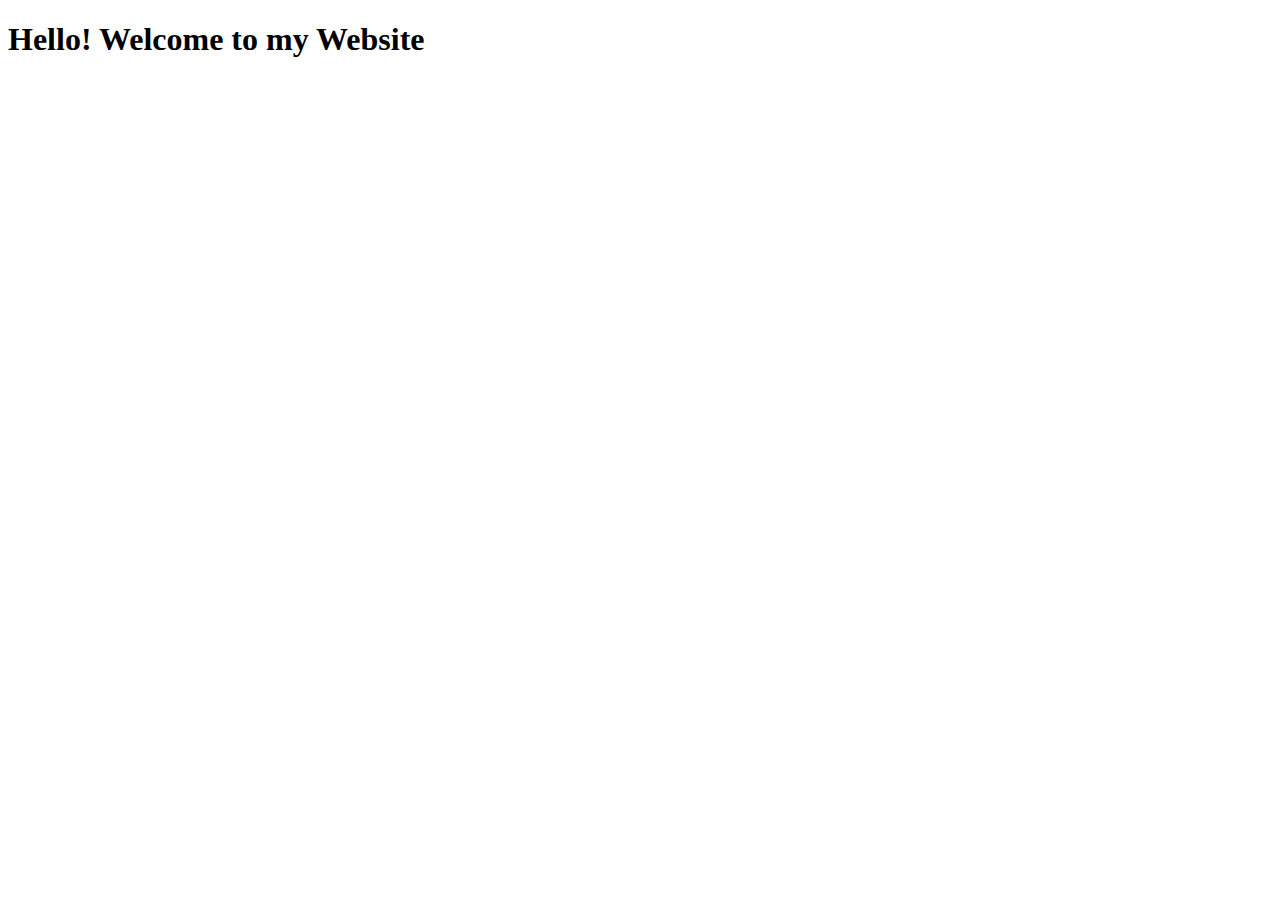
<file: index.html>
<!DOCTYPE html>
<html lang="en">
<head>
    <meta charset="UTF-8">
    <meta name="viewport" content="width=device-width, initial-scale=1.0">
    <title>Kanishka Subash</title>
</head>
<body>
    <h1>Hello! Welcome to my Website</h1>
</body>
</html>
</file>
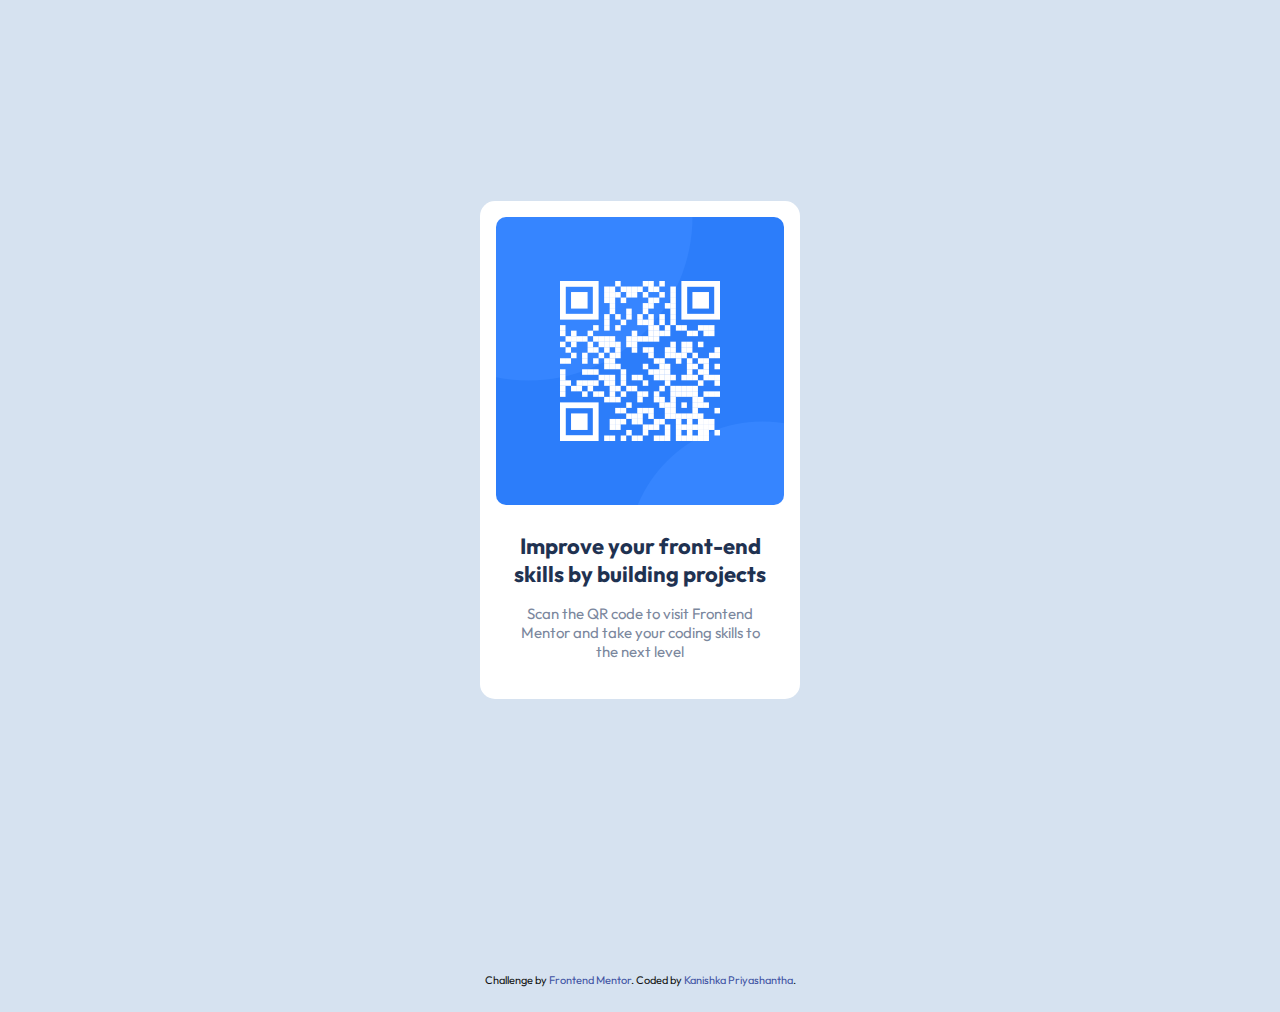
<file: qr-code-component/index.html>
<!DOCTYPE html><html lang="en"><head><meta charset="UTF-8"><meta name="viewport" content="width=device-width,initial-scale=1"><!-- favicon --><link rel="icon" type="image/png" sizes="32x32" href="images/favicon-32x32.png"><title>Frontend Mentor | QR code component</title><!-- Google Fonts --><link rel="preconnect" href="https://fonts.googleapis.com"><link rel="preconnect" href="https://fonts.gstatic.com" crossorigin><link href="https://fonts.googleapis.com/css2?family=Outfit:wght@400;700&display=swap" rel="stylesheet"><!-- Style CSS --><link rel="stylesheet" href="css/main.min.css"><!-- Script JS --><script defer="defer" src="js/main.min.js"></script></head><body><main class="container"><div class="card"><img class="card__image" src="images/image-qr-code.png" alt="qr-code"><h1 class="card__heading">Improve your front-end skills by building projects</h1><p class="card__description">Scan the QR code to visit Frontend Mentor and take your coding skills to the next level</p></div></main><footer><div class="attribution">Challenge by <a href="https://www.frontendmentor.io?ref=challenge" target="_blank">Frontend Mentor</a>. Coded by <a href="https://github.com/kanishkasubash">Kanishka Priyashantha</a>.</div></footer></body></html>
</file>
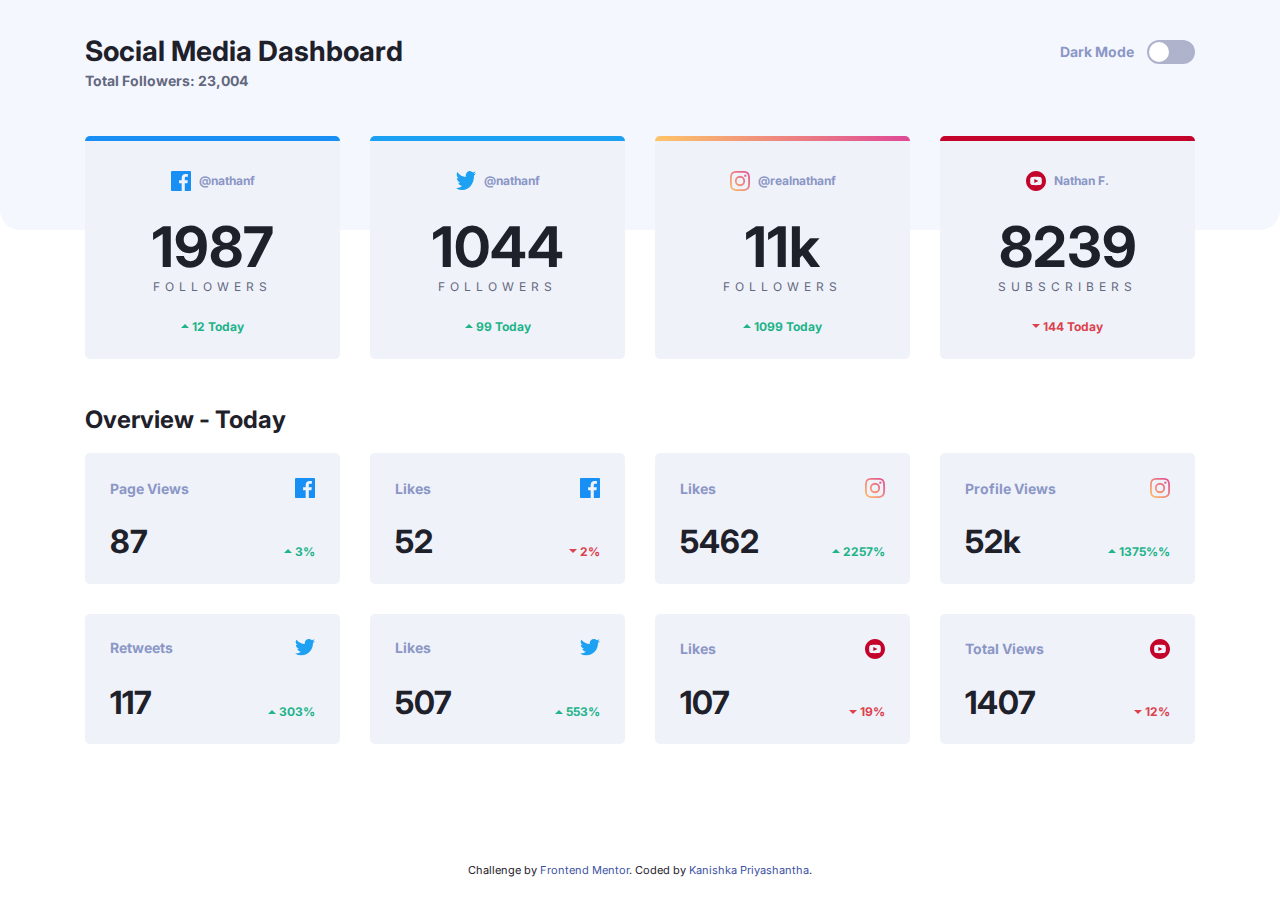
<file: social-media-dashboard/index.html>
<!DOCTYPE html>
<html lang="en">

<head>
    <meta charset="UTF-8">
    <meta name="viewport" content="width=device-width, initial-scale=1.0">
    <!-- favicon -->
    <link rel="icon" type="image/png" sizes="32x32" href="images/favicon-32x32.png">
    <title>Frontend Mentor | Social Media Dashboard</title>
    <!-- Google Fonts -->
    <link rel="preconnect" href="https://fonts.googleapis.com">
    <link rel="preconnect" href="https://fonts.gstatic.com" crossorigin>
    <link href="https://fonts.googleapis.com/css2?family=Inter:wght@400;700&display=swap" rel="stylesheet">
    <!-- Style CSS -->
    <link rel="stylesheet" href="css/main.min.css">
    <!-- Script JS -->
    <script defer src="js/main.min.js"></script>
</head>

<body>
    <header class="header container">
        <div class="header__title">
            <h1>Social Media Dashboard</h1>
            <span class="header__subtitle">Total Followers: 23,004</span>
        </div>
        <div class="header__toggle toggle">
            <label for="toggle" class="toggle__label">Dark Mode</label>
            <input type="checkbox" class="toggle__button" id="toggle">
            <label for="toggle" class="toggle__background">
                <span class="toggle__slider"></span>
            </label>
        </div>
    </header>
    <main>
        <div class="container card-wrapper">
            <div class="card card--facebook">
                <div class="card__header">
                    <img class="card__icon" src="images/icon-facebook.svg" alt="facebook">
                    <span class="card__username">@nathanf</span>
                </div>
                <div class="card__description">
                    <span class="card__count card__count--followers">1987</span>
                    <span class="card__lable">Followers</span>
                </div>
                <div class="card__footer">
                    <img class="card__footer__icon" src="images/icon-up.svg" alt="icon-up">
                    <span class="card__subscription card__subscription--up">12 Today</span>
                </div>
            </div>
            <div class="card card--twitter">
                <div class="card__header">
                    <img class="card__icon" src="images/icon-twitter.svg" alt="twitter">
                    <span class="card__username">@nathanf</span>
                </div>
                <div class="card__description">
                    <span class="card__count card__count--followers">1044</span>
                    <span class="card__lable">Followers</span>
                </div>
                <div class="card__footer">
                    <img class="card__footer__icon" src="images/icon-up.svg" alt="icon-up">
                    <span class="card__subscription card__subscription--up">99 Today</span>
                </div>
            </div>
            <div class="card card--instagram">
                <div class="card__header card__header--instagram">
                    <img class="card__icon" src="images/icon-instagram.svg" alt="instagram">
                    <span class="card__username card__username">@realnathanf</span>
                </div>
                <div class="card__description">
                    <span class="card__count card__count--followers">11k</span>
                    <span class="card__lable">Followers</span>
                </div>
                <div class="card__footer">
                    <img class="card__footer__icon" src="images/icon-up.svg" alt="icon-up">
                    <span class="card__subscription card__subscription--up">1099 Today</span>
                </div>
            </div>
            <div class="card card--youtube">
                <div class="card__header">
                    <img class="card__icon" src="images/icon-youtube.svg" alt="youtube">
                    <span class="card__username">Nathan F.</span>
                </div>
                <div class="card__description">
                    <span class="card__count card__count--followers">8239</span>
                    <span class="card__lable">Subscribers</span>
                </div>
                <div class="card__footer">
                    <img class="card__footer__icon" src="images/icon-down.svg" alt="icon-up">
                    <span class="card__subscription card__subscription--down">144 Today</span>
                </div>
            </div>
        </div>
        <div class="container">
            <h2 class="sub-heading">Overview - Today</h2>
            <div class="card-wrapper">
                <div class="card card-grid">
                    <div class="card-grid__top">
                        <span class="card-grid__subtitle">Page Views</span>
                        <img class="" src="images/icon-facebook.svg" alt="facebook">
                    </div>
                    <div class="card-grid__bottom">
                        <span class="card__count card__count--overview">87</span>
                        <div class="card__footer">
                            <img class="card__footer__icon" src="images/icon-up.svg" alt="icon-up">
                            <span class="card__subscription card__subscription--up">3%</span>
                        </div>
                    </div>
                </div>
                <div class="card card-grid">
                    <div class="card-grid__top">
                        <span class="card-grid__subtitle">Likes</span>
                        <img class="" src="images/icon-facebook.svg" alt="facebook">
                    </div>
                    <div class="card-grid__bottom">
                        <span class="card__count card__count--overview">52</span>
                        <div class="card__footer">
                            <img class="card__footer__icon" src="images/icon-down.svg" alt="icon-down">
                            <span class="card__subscription card__subscription--down">2%</span>
                        </div>
                    </div>
                </div>
                <div class="card card-grid">
                    <div class="card-grid__top">
                        <span class="card-grid__subtitle">Likes</span>
                        <img class="" src="images/icon-instagram.svg" alt="instagram">
                    </div>
                    <div class="card-grid__bottom">
                        <span class="card__count card__count--overview">5462</span>
                        <div class="card__footer">
                            <img class="card__footer__icon" src="images/icon-up.svg" alt="icon-up">
                            <span class="card__subscription card__subscription--up">2257%</span>
                        </div>
                    </div>
                </div>
                <div class="card card-grid">
                    <div class="card-grid__top">
                        <span class="card-grid__subtitle">Profile Views</span>
                        <img class="" src="images/icon-instagram.svg" alt="facebook">
                    </div>
                    <div class="card-grid__bottom">
                        <span class="card__count card__count--overview">52k</span>
                        <div class="card__footer">
                            <img class="card__footer__icon" src="images/icon-up.svg" alt="icon-up">
                            <span class="card__subscription card__subscription--up">1375%%</span>
                        </div>
                    </div>
                </div>
            </div>
            <div class="card-wrapper">
                <div class="card card-grid">
                    <div class="card-grid__top">
                        <span class="card-grid__subtitle">Retweets</span>
                        <img class="" src="images/icon-twitter.svg" alt="twitter">
                    </div>
                    <div class="card-grid__bottom">
                        <span class="card__count card__count--overview">117</span>
                        <div class="card__footer">
                            <img class="card__footer__icon" src="images/icon-up.svg" alt="icon-up">
                            <span class="card__subscription card__subscription--up">303%</span>
                        </div>
                    </div>
                </div>
                <div class="card card-grid">
                    <div class="card-grid__top">
                        <span class="card-grid__subtitle">Likes</span>
                        <img class="" src="images/icon-twitter.svg" alt="twitter">
                    </div>
                    <div class="card-grid__bottom">
                        <span class="card__count card__count--overview">507</span>
                        <div class="card__footer">
                            <img class="card__footer__icon" src="images/icon-up.svg" alt="icon-up">
                            <span class="card__subscription card__subscription--up">553%</span>
                        </div>
                    </div>
                </div>
                <div class="card card-grid">
                    <div class="card-grid__top">
                        <span class="card-grid__subtitle">Likes</span>
                        <img class="" src="images/icon-youtube.svg" alt="youtube">
                    </div>
                    <div class="card-grid__bottom">
                        <span class="card__count card__count--overview">107</span>
                        <div class="card__footer">
                            <img class="card__footer__icon" src="images/icon-down.svg" alt="icon-down">
                            <span class="card__subscription card__subscription--down">19%</span>
                        </div>
                    </div>
                </div>
                <div class="card card-grid">
                    <div class="card-grid__top">
                        <span class="card-grid__subtitle">Total Views</span>
                        <img class="" src="images/icon-youtube.svg" alt="youtube">
                    </div>
                    <div class="card-grid__bottom">
                        <span class="card__count card__count--overview">1407</span>
                        <div class="card__footer">
                            <img class="card__footer__icon" src="images/icon-down.svg" alt="icon-down">
                            <span class="card__subscription card__subscription--down">12%</span>
                        </div>
                    </div>
                </div>
            </div>
        </div>
    </main>
    <footer>
        <div class="attribution"> Challenge by <a href="https://www.frontendmentor.io?ref=challenge"
                target="_blank">Frontend Mentor</a>. Coded by <a href="#">Kanishka Priyashantha</a>. </div>
    </footer>
</body>

</html>
</file>
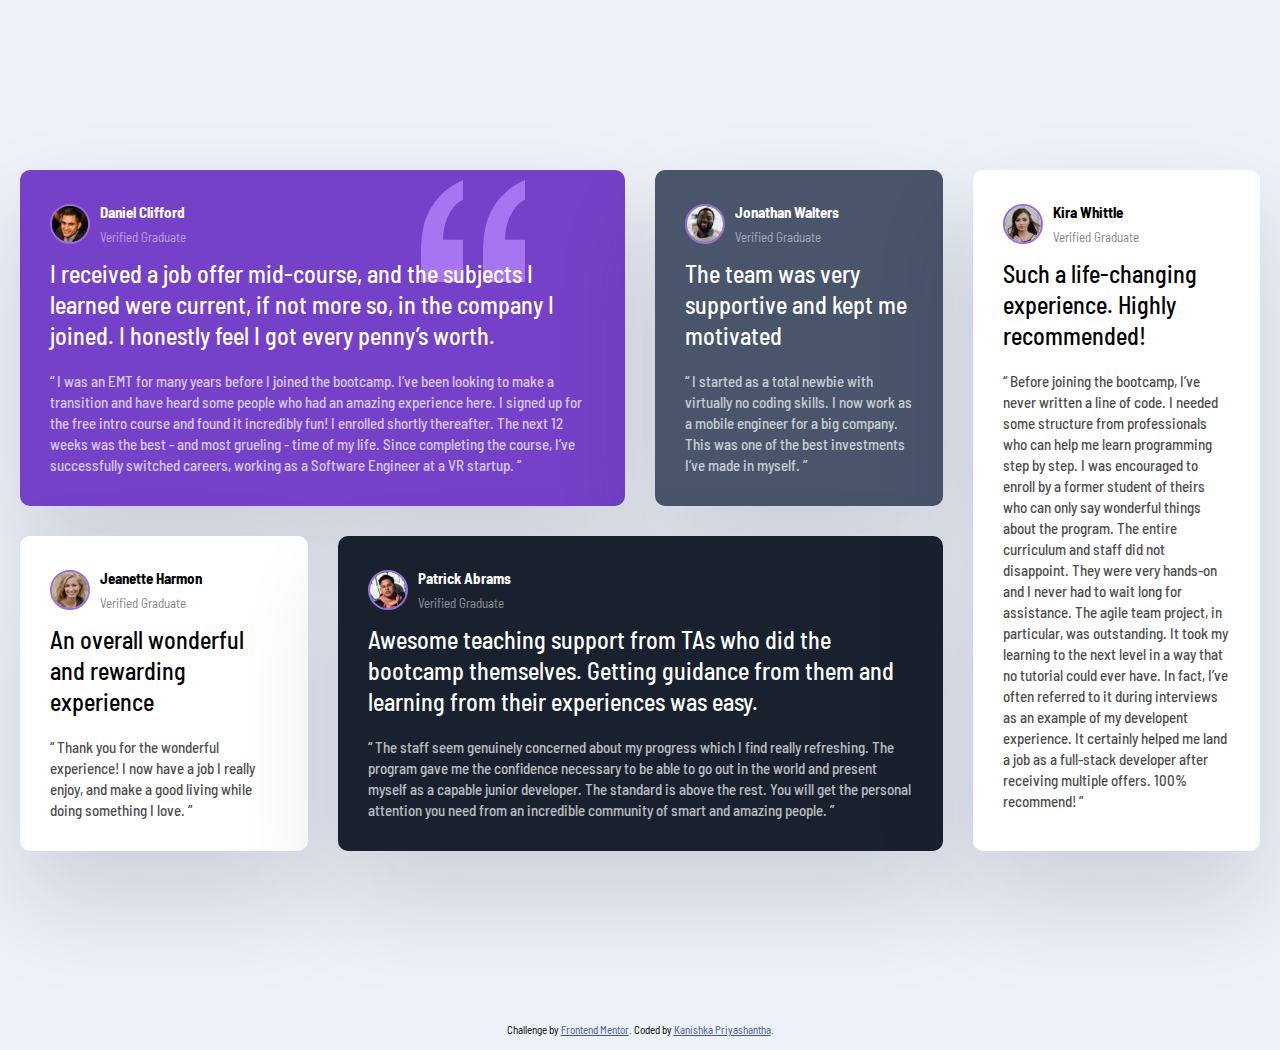
<file: testimonials-grid-section/index.html>
<!DOCTYPE html>
<html lang="en">

<head>
  <meta charset="UTF-8">
  <meta http-equiv="X-UA-Compatible" content="ie=edge">
  <meta name="description" content="Frontend Mentor Challenge Testimonials Grid Section">
  <meta name="viewport" content="width=device-width, initial-scale=1.0">
  <!-- displays site properly based on user's device -->
  <link rel="icon" type="image/png" sizes="32x32" href="./images/favicon-32x32.png">
  <link rel="stylesheet" href="style.css">
  <title>Frontend Mentor | Testimonials Grid Section</title>
</head>

<body>
  <main class="testimonials">
    <div class="card card--bg-violet">
      <header class="card__header">
        <img src="images/image-daniel.jpg" alt="Daniel Clifford" class="card__img">
        <div>
          <h1>Daniel Clifford</h1>
          <p>Verified Graduate</p>
        </div>
      </header>
      <p class="card__lead"> I received a job offer mid-course, and the subjects I learned were current, if not more so,
        in the company I joined. I honestly feel I got every penny’s worth. </p>
      <p class="card__quote"> “ I was an EMT for many years before I joined the bootcamp. I’ve been looking to make a
        transition and have heard some people who had an amazing experience here. I signed up for the free intro course
        and found it incredibly fun! I enrolled shortly thereafter. The next 12 weeks was the best - and most grueling -
        time of my life. Since completing the course, I’ve successfully switched careers, working as a Software Engineer
        at a VR startup. ” </p>
    </div>

    <div class="card card--bg-gray-blue">
      <header class="card__header">
        <img src="images/image-jonathan.jpg" alt="Jonathan Walters" class="card__img">
        <div>
          <h1>Jonathan Walters</h1>
          <p>Verified Graduate</p>
        </div>
      </header>
      <p class="card__lead"> The team was very supportive and kept me motivated </p>
      <p class="card__quote"> “ I started as a total newbie with virtually no coding skills. I now work as a mobile engineer 
        for a big company. This was one of the best investments I’ve made in myself. ” </p>
    </div>

    <div class="card">
      <header class="card__header">
        <img src="images/image-jeanette.jpg" alt="Jeanette Harmon" class="card__img">
        <div>
          <h1>Jeanette Harmon</h1>
          <p>Verified Graduate</p>
        </div>
      </header>
      <p class="card__lead"> An overall wonderful and rewarding experience </p>
      <p class="card__quote"> “ Thank you for the wonderful experience! I now have a job I really enjoy, and make a good living 
        while doing something I love. ” </p>
    </div>

    <div class="card card--bg-black-blue">
      <header class="card__header">
        <img src="images/image-patrick.jpg" alt="Patrick Abrams" class="card__img">
        <div>
          <h1>Patrick Abrams</h1>
          <p>Verified Graduate</p>
        </div>
      </header>
      <p class="card__lead"> Awesome teaching support from TAs who did the bootcamp themselves. Getting guidance from them and 
        learning from their experiences was easy. </p>
      <p class="card__quote"> “ The staff seem genuinely concerned about my progress which I find really refreshing. The program 
        gave me the confidence necessary to be able to go out in the world and present myself as a capable 
        junior developer. The standard is above the rest. You will get the personal attention you need from 
        an incredible community of smart and amazing people. ” </p>
    </div>

    <div class="card">
      <header class="card__header">
        <img src="images/image-kira.jpg" alt="Kira Whittle" class="card__img">
        <div>
          <h1>Kira Whittle</h1>
          <p>Verified Graduate</p>
        </div>
      </header>
      <p class="card__lead"> Such a life-changing experience. Highly recommended! </p>
      <p class="card__quote"> “ Before joining the bootcamp, I’ve never written a line of code. I needed some structure from 
        professionals who can help me learn programming step by step. I was encouraged to enroll by a former 
        student of theirs who can only say wonderful things about the program. The entire curriculum and staff 
        did not disappoint. They were very hands-on and I never had to wait long for assistance. The agile team 
        project, in particular, was outstanding. It took my learning to the next level in a way that no tutorial 
        could ever have. In fact, I’ve often referred to it during interviews as an example of my developent 
        experience. It certainly helped me land a job as a full-stack developer after receiving multiple offers. 
        100% recommend! ” </p>
    </div>
  </main>
  <footer class="attribution"> Challenge by <a href="https://www.frontendmentor.io?ref=challenge" target="_blank">Frontend
      Mentor</a>. Coded by <a href="https://github.com/kanishkasubash">Kanishka Priyashantha</a>. </footer>
</body>

</html>
</file>
<file: testimonials-grid-section/style.css>
@import url('https://fonts.googleapis.com/css2?family=Barlow+Semi+Condensed:wght@500;600&display=swap');

* {
    box-sizing: border-box;
    margin: 0;
    padding: 0;
}

body {
    height: 100vh;
    background: #edf2f8;
    font-family: 'Barlow Semi Condensed', sans-serif;
    font-size: 0.8125rem;
    line-height: 1.7;
}

.testimonials {
    max-width: 1440px;
    margin: 150px auto;
    padding: 20px;
    display: grid;
    grid-template-columns: repeat(4, 1fr);
    gap: 30px;
}

.card {
    background: #fff;
    border-radius: 10px;
    padding: 30px;
    box-shadow: rgba(17, 12, 46, 0.15) 0px 48px 100px 0px;
}

.card__header {
    display: flex;
    align-items: center;
    margin-bottom: 10px;
}

.card__header h1 {
    font-size: 0.9375rem;
}

.card__header p {
    opacity: 50%;
}

.card__img {
    width: 40px;
    height: 40px;
    border-radius: 50%;
    border: 2px solid #996ed9;
    margin-right: 10px;
}

.card__lead {
    font-size: 1.5rem;
    font-weight: 500;
    line-height: 1.3;
    margin-bottom: 20px;
}

.card__quote {
    font-size: 0.9375rem;
    font-weight: 500;
    line-height: 1.4;
    opacity: 70%;
}

.card--bg-violet {
    background: hsl(263, 55%, 52%);
    color: #fff;
    background-image: url(./images/bg-pattern-quotation.svg);
    background-repeat: no-repeat;
    background-position: top 10px right 100px;
}

.card--bg-gray-blue {
    background: hsl(217, 19%, 35%);
    color: #fff;
}

.card--bg-black-blue {
    background: hsl(219, 29%, 14%);
    color: #fff;
}

.card:nth-of-type(1) {
    grid-column: 1 / 3;
}

.card:nth-of-type(4) {
    grid-column: 2 / 4;
    grid-row: 2;
}

.card:nth-of-type(5) {
    grid-column: 4;
    grid-row: 1 / 3;
}

.attribution {
    font-size: 11px;
    text-align: center;
}

.attribution a {
    color: hsl(228, 45%, 44%);
}

@media (max-width: 768px) {
    .testimonials {
        grid-template-columns: 1fr;
        width: 100%;
    }

    .card:nth-of-type(1) {
        grid-column: 1;
    }
    
    .card:nth-of-type(4) {
        grid-column: 1;
        grid-row: 4;
    }
    
    .card:nth-of-type(5) {
        grid-column: 1;
        grid-row: 5;
    }
}
</file>
<file: qr-code-component/css/main.min.css>
:root{--bg: hsl(212, 45%, 89%);--bg-text: hsl(0, 0%, 7%);--card-bg: hsl(0, 0%, 100%);--text-heading: hsl(218, 44%, 22%);--text-paragraph: hsl(220, 15%, 55%);--attribution: hsl(228, 45%, 44%)}:root{--font-outfit: "Outfit", sans-serif}html{font-size:100%;-webkit-box-sizing:border-box;box-sizing:border-box}*,*::before,*::after{-webkit-box-sizing:inherit;box-sizing:inherit}body{margin:0;padding:0;font-family:var(--font-outfit);background:var(--bg);color:var(--bg-text)}footer{padding:1.5625rem}h1,h2,h3,h4{margin-top:0}h1{font-size:1.375rem;font-weight:700;color:var(--text-heading)}p{font-size:.9375rem;font-weight:400;color:var(--text-paragraph)}a,a:visited,a:active{text-decoration:none}.container{height:100vh;display:-webkit-box;display:-ms-flexbox;display:flex;-webkit-box-align:center;-ms-flex-align:center;align-items:center;-webkit-box-pack:center;-ms-flex-pack:center;justify-content:center}.card{max-width:20rem;background-color:var(--card-bg);border-radius:.9375rem;text-align:center}.card__image{width:90%;border-radius:.625rem;margin:5%}.card__heading{margin:2% 5%;padding:0 5%}.card__description{margin:5% 5% 12%;padding:0 5%}.attribution{font-size:.6875rem;text-align:center;margin-top:3rem}.attribution a{color:var(--attribution)}
/*# sourceMappingURL=main.min.css.map */
</file>
<file: social-media-dashboard/css/main.min.css>
:root{--lime-green: hsl(163, 72%, 41%);--bright-red: hsl(356, 69%, 56%);--facebook: hsl(208, 92%, 53%);--twitter: hsl(203, 89%, 53%);--instagram-start: hsl(37, 97%, 70%);--instagram-end: hsl(329, 70%, 58%);--youtube: hsl(348, 97%, 39%);--attribution: hsl(228, 45%, 44%);--toggle-bg-start: hsl(210, 78%, 56%);--toggle-bg-end: hsl(146, 68%, 55%);--toggle: hsl(230, 22%, 74%);--dark-bg: hsl(230, 17%, 14%);--dark-top-bg: hsl(232, 19%, 15%);--dark-card-bg: hsl(228, 28%, 20%);--dark-card-bg-hover: hsl(228, 25%, 27%);--dark-text: hsl(228, 34%, 66%);--dark-text-white: hsl(0, 0%, 100%);--light-bg: hsl(0, 0%, 100%);--light-top-bg: hsl(225, 100%, 98%);--light-card-bg: hsl(227, 47%, 96%);--light-card-bg-hover: hsl(228, 33%, 91%);--light-text: hsl(228, 12%, 44%);--light-text-dark: hsl(230, 17%, 14%);--bg: var(--light-bg);--top-bg-pattern: var(--light-top-bg);--card-bg: var(--light-card-bg);--card-bg-hover: var(--light-card-bg-hover);--text-primary: var(--light-text);--text-secondary: var(--light-text-dark);--toggle-start: var(--toggle);--toggle-end: var(--toggle);--toggle-slider: var(--light-bg)}@media(prefers-color-scheme: dark){:root{--bg: var(--dark-bg);--top-bg-pattern: var(--dark-top-bg);--card-bg: var(--dark-card-bg);--card-bg-hover: var(--dark-card-bg-hover);--text-primary: var(--dark-text);--text-secondary: var(--dark-text-white);--toggle-start: var(--toggle-bg-start);--toggle-end: var(--toggle-bg-end);--toggle-slider: var(--dark-card-bg)}}body.dark-mode{--bg: var(--dark-bg);--top-bg-pattern: var(--dark-top-bg);--card-bg: var(--dark-card-bg);--card-bg-hover: var(--dark-card-bg-hover);--text-primary: var(--dark-text);--text-secondary: var(--dark-text-white);--toggle-start: var(--toggle-bg-start);--toggle-end: var(--toggle-bg-end);--toggle-slider: var(--dark-card-bg)}body.light-mode{--bg: var(--light-bg);--top-bg-pattern: var(--light-top-bg);--card-bg: var(--light-card-bg);--card-bg-hover: var(--light-card-bg-hover);--text-primary: var(--light-text);--text-secondary: var(--light-text-dark);--toggle-start: var(--toggle);--toggle-end: var(--toggle);--toggle-slider: var(--light-bg)}:root{--font-inter: "Inter", sans-serif}html{font-size:100%;-webkit-box-sizing:border-box;box-sizing:border-box}*,*::before,*::after{-webkit-box-sizing:inherit;box-sizing:inherit}body{margin:0;padding:0;font-family:var(--font-inter);background:var(--bg);color:var(--text-secondary)}footer{padding:1.5625rem}h1,h2,h3,h4{margin-top:0;line-height:1.1}h1{font-size:1.5rem;margin-bottom:.1875rem}@media(min-width: 75em){h1{font-size:1.75rem}}.sub-heading{margin-top:3rem}a,a:visited,a:active{text-decoration:none}.container{padding:0 1.5625rem;max-width:69.375rem;margin:0 auto 2.875rem}@media(min-width: 75em){.container{padding:0}}.card-wrapper{display:grid;grid-template-columns:1fr;gap:1.875rem;margin-bottom:1.875rem}@media(min-width: 37.5em){.card-wrapper{grid-template-columns:repeat(2, 1fr)}}@media(min-width: 62em){.card-wrapper{grid-template-columns:repeat(4, 1fr)}}.card-grid{display:-webkit-box;display:-ms-flexbox;display:flex;-webkit-box-orient:vertical;-webkit-box-direction:normal;-ms-flex-direction:column;flex-direction:column;-webkit-box-pack:justify;-ms-flex-pack:justify;justify-content:space-between}.card-grid__top{display:-webkit-box;display:-ms-flexbox;display:flex;-webkit-box-pack:justify;-ms-flex-pack:justify;justify-content:space-between;-webkit-box-align:center;-ms-flex-align:center;align-items:center;margin-bottom:1.75rem}.card-grid__subtitle{font-size:.875rem;font-weight:700;color:var(--dark-text)}.card-grid__bottom{display:-webkit-box;display:-ms-flexbox;display:flex;-webkit-box-pack:justify;-ms-flex-pack:justify;justify-content:space-between;-webkit-box-align:baseline;-ms-flex-align:baseline;align-items:baseline}.header{margin-top:2.25rem}@media(min-width: 37.5em){.header{display:-webkit-box;display:-ms-flexbox;display:flex;-webkit-box-pack:justify;-ms-flex-pack:justify;justify-content:space-between;-webkit-box-align:center;-ms-flex-align:center;align-items:center}}.header__toggle{display:-webkit-box;display:-ms-flexbox;display:flex;-webkit-box-pack:justify;-ms-flex-pack:justify;justify-content:space-between;-webkit-box-align:center;-ms-flex-align:center;align-items:center;margin-bottom:1.375rem}@media(max-width: 37.5em){.header__toggle{margin-top:1.375rem;padding-top:.9375rem;border-top:.0625rem solid var(--dark-text)}}.header::before{content:"";width:100%;height:14.375rem;background:var(--top-bg-pattern);position:absolute;display:block;border-bottom-left-radius:1.25rem;border-bottom-right-radius:1.25rem;top:0;left:0;z-index:-1}.header__subtitle{font-size:.875rem;font-weight:700;color:var(--text-primary)}.toggle__label{font-size:.875rem;font-weight:700;color:var(--dark-text);margin-right:.8125rem}.toggle__button{opacity:0;position:absolute}.toggle__background{background:linear-gradient(225deg, var(--toggle-start), var(--toggle-end));width:3rem;height:1.5rem;border-radius:.75rem;position:relative;padding:.3125rem;cursor:pointer;display:-webkit-box;display:-ms-flexbox;display:flex;-webkit-box-pack:justify;-ms-flex-pack:justify;justify-content:space-between;-webkit-box-align:center;-ms-flex-align:center;align-items:center}.toggle__background:hover{background:linear-gradient(225deg, var(--toggle-bg-start), var(--toggle-bg-end))}.toggle__slider{background-color:var(--toggle-slider);width:1.25rem;height:1.25rem;position:absolute;left:.125rem;top:.125rem;border-radius:50%;-webkit-transition:.4s;transition:.4s}.toggle #toggle:checked~.toggle__background{background:-webkit-gradient(linear, left top, left bottom, from(var(--toggle)), to(var(--toggle)));background:linear-gradient(var(--toggle), var(--toggle))}.toggle #toggle:checked~.toggle__background:hover{background:linear-gradient(225deg, var(--toggle-bg-start), var(--toggle-bg-end))}.toggle #toggle:checked~.toggle__background .toggle__slider{-webkit-transform:translateX(1.5rem);transform:translateX(1.5rem);background-color:var(--light-bg)}.card{background-color:var(--card-bg);color:var(--dark-text);border-radius:.3125rem;text-align:center;padding:1.5625rem;position:relative;overflow:hidden}.card:hover{background-color:var(--card-bg-hover);cursor:pointer}.card__header{display:-webkit-box;display:-ms-flexbox;display:flex;height:1.25rem;-webkit-box-pack:center;-ms-flex-pack:center;justify-content:center;-webkit-box-align:center;-ms-flex-align:center;align-items:center;margin-top:.3125rem;margin-bottom:1.75rem}.card__header--instagram{margin-top:.625rem}.card--facebook{border-top:.3125rem solid var(--facebook)}.card--twitter{border-top:.3125rem solid var(--twitter)}.card--instagram::before{content:"";width:100%;height:.3125rem;background:-webkit-gradient(linear, left top, right top, from(var(--instagram-start)), to(var(--instagram-end)));background:linear-gradient(to right, var(--instagram-start), var(--instagram-end));position:absolute;display:block;top:0;left:0}.card--youtube{border-top:.3125rem solid var(--youtube)}.card__icon{margin-right:.5rem;width:1.25rem;height:1.25rem}.card__username{font-size:.75rem;font-weight:700}.card__description{display:-webkit-box;display:-ms-flexbox;display:flex;-webkit-box-orient:vertical;-webkit-box-direction:normal;-ms-flex-direction:column;flex-direction:column;-webkit-box-pack:center;-ms-flex-pack:center;justify-content:center;-webkit-box-align:center;-ms-flex-align:center;align-items:center;margin-bottom:1.5625rem}.card__count{color:var(--text-secondary);font-weight:700;line-height:1}.card__count--followers{font-size:3.5rem;margin-bottom:.25rem}.card__count--overview{font-size:2rem;font-weight:700}.card__lable{font-size:.75rem;font-weight:400;letter-spacing:.3125rem;color:var(--text-primary);text-transform:uppercase}.card__footer{display:-webkit-box;display:-ms-flexbox;display:flex;-webkit-box-pack:center;-ms-flex-pack:center;justify-content:center;-webkit-box-align:center;-ms-flex-align:center;align-items:center}.card__footer__icon{margin-right:.1875rem}.card__subscription{font-size:.75rem;font-weight:700}.card__subscription--up{color:var(--lime-green)}.card__subscription--down{color:var(--bright-red)}.attribution{font-size:.6875rem;text-align:center;margin-top:3rem}.attribution a{color:var(--attribution)}
/*# sourceMappingURL=main.min.css.map */
</file>
